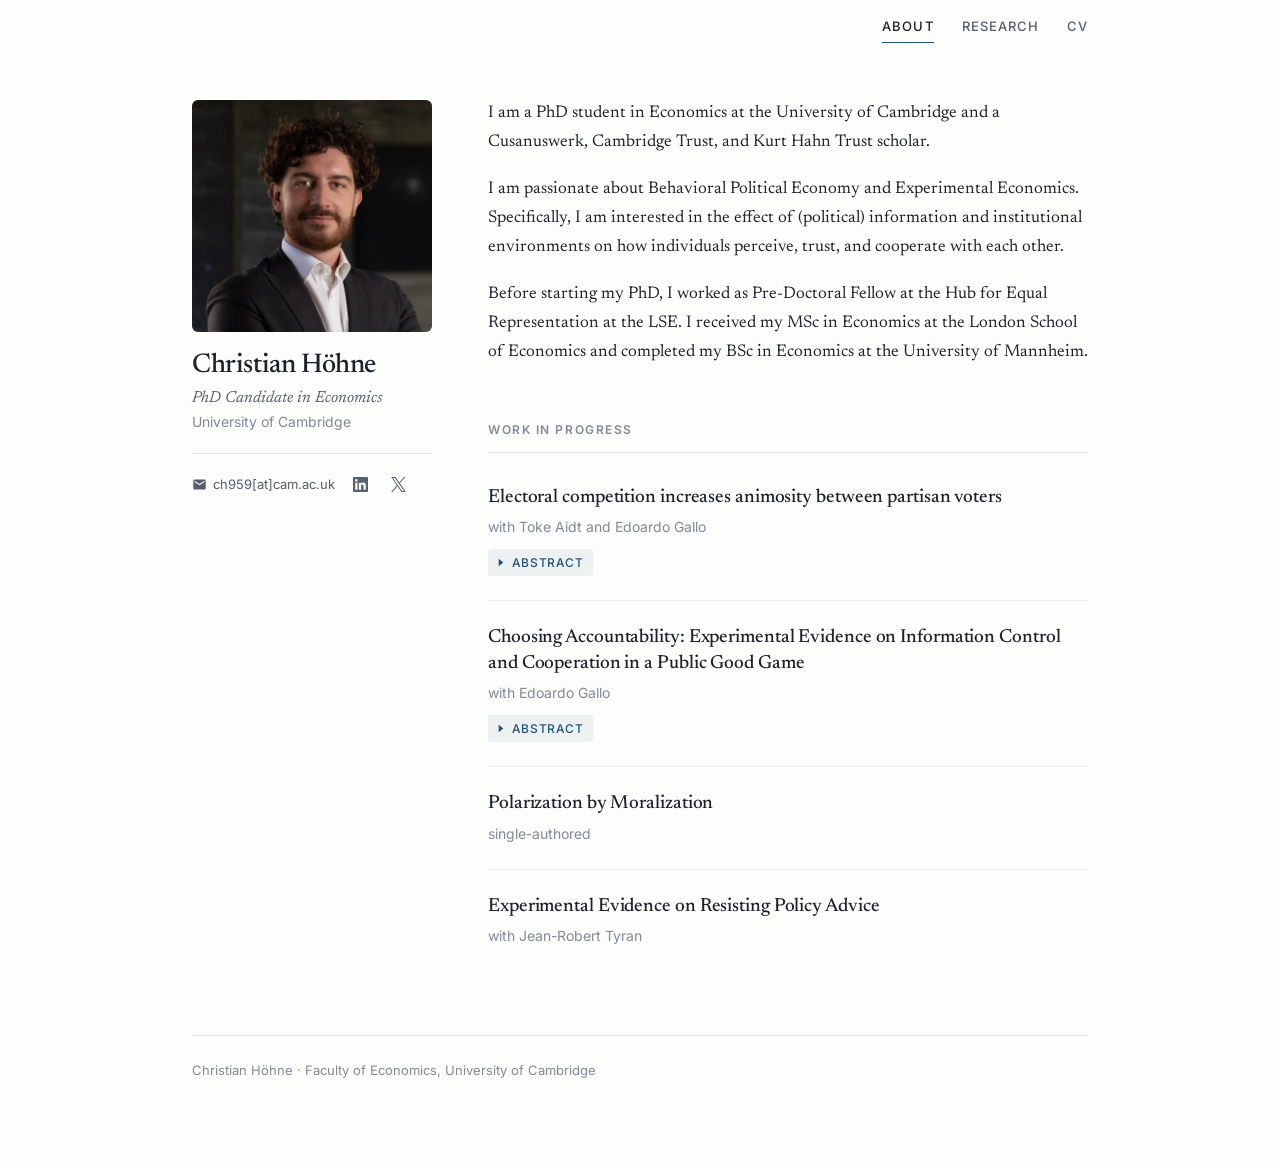
<file: index.html>
<!DOCTYPE html>
<html lang="en">

<head>
    <meta charset="UTF-8">
    <meta name="viewport" content="width=device-width, initial-scale=1.0">

    <title>Christian Höhne — PhD Candidate in Economics, University of Cambridge</title>
    <meta name="description" content="Christian Höhne is a PhD candidate in Economics at the University of Cambridge working on behavioral political economy and experimental economics: how political information and institutions shape trust, cooperation, and partisan animosity.">
    <meta name="author" content="Christian Höhne">
    <link rel="canonical" href="https://chrishoehne.github.io/">

    <!-- Open Graph / social previews -->
    <meta property="og:type" content="profile">
    <meta property="og:site_name" content="Christian Höhne">
    <meta property="og:title" content="Christian Höhne — PhD Candidate in Economics, University of Cambridge">
    <meta property="og:description" content="Behavioral political economy and experimental economics: how political information and institutions shape trust, cooperation, and partisan animosity.">
    <meta property="og:url" content="https://chrishoehne.github.io/">
    <meta property="og:image" content="https://chrishoehne.github.io/assets/images/portrait.jpg">
    <meta name="twitter:card" content="summary">
    <meta name="twitter:creator" content="@HoehneChristian">

    <link rel="shortcut icon" href="./assets/images/initials.ico" type="image/x-icon">

    <link rel="preconnect" href="https://fonts.googleapis.com">
    <link rel="preconnect" href="https://fonts.gstatic.com" crossorigin>
    <link href="https://fonts.googleapis.com/css2?family=Newsreader:ital,opsz,wght@0,6..72,400;0,6..72,500;1,6..72,400&family=Inter:wght@400;500;600&display=swap" rel="stylesheet">

    <link rel="stylesheet" href="./assets/css/site.css">
</head>

<body>
    <a class="skip-link" href="#main">Skip to content</a>

    <div class="page">

        <nav class="topnav" aria-label="Primary">
            <a href="index.html" aria-current="page">About</a>
            <a href="#research" data-spy="research">Research</a>
            <a href="cv.html">CV</a>
        </nav>

        <div class="layout">

        <aside class="profile">
            <img class="portrait" src="./assets/images/portrait.jpg" alt="Christian Höhne" width="1000" height="968">

            <div class="identity-block">
                <h1>Christian Höhne</h1>
                <p class="role">PhD Candidate in Economics</p>
                <p class="affiliation">University of Cambridge</p>
            </div>

            <div class="contact">
                <a href="mailto:ch959@cam.ac.uk">
                    <svg viewBox="0 0 24 24" aria-hidden="true"><path d="M20 4H4a2 2 0 0 0-2 2v12a2 2 0 0 0 2 2h16a2 2 0 0 0 2-2V6a2 2 0 0 0-2-2zm0 4-8 5-8-5V6l8 5 8-5v2z"/></svg>
                    <span>ch959[at]cam.ac.uk</span>
                </a>
                <a class="icon-only" href="https://www.linkedin.com/in/christian-h%C3%B6hne-8a4b85130/" aria-label="LinkedIn" rel="me noopener" target="_blank">
                    <svg viewBox="0 0 24 24" aria-hidden="true"><path d="M20.45 20.45h-3.56v-5.57c0-1.33-.03-3.04-1.85-3.04-1.85 0-2.14 1.45-2.14 2.94v5.67H9.35V9h3.41v1.56h.05c.48-.9 1.63-1.85 3.36-1.85 3.6 0 4.27 2.37 4.27 5.45v6.29zM5.34 7.43a2.06 2.06 0 1 1 0-4.13 2.06 2.06 0 0 1 0 4.13zM7.12 20.45H3.55V9h3.57v11.45zM22.22 0H1.77C.79 0 0 .77 0 1.72v20.56C0 23.23.79 24 1.77 24h20.45c.98 0 1.78-.77 1.78-1.72V1.72C24 .77 23.2 0 22.22 0z"/></svg>
                </a>
                <a class="icon-only" href="https://x.com/HoehneChristian" aria-label="X" rel="me noopener" target="_blank">
                    <svg viewBox="0 0 1200 1227" aria-hidden="true"><path d="M714.163 519.284 1160.89 0h-105.86L667.137 450.887 357.328 0H0l468.492 681.821L0 1226.37h105.866l409.625-476.152 327.181 476.152H1200L714.137 519.284h.026ZM569.165 687.828l-47.468-67.894L144.011 79.694h162.604l304.797 435.991 47.468 67.894 396.2 566.721H892.476L569.165 687.854v-.026Z"/></svg>
                </a>
            </div>
        </aside>

        <main id="main">

            <section class="bio">
                <p>
                    I am a PhD student in Economics at the University of Cambridge and a Cusanuswerk, Cambridge Trust, and Kurt Hahn Trust scholar.
                </p>

                <p>
                    I am passionate about Behavioral Political Economy and Experimental Economics. Specifically, I am interested in the effect of (political) information and institutional environments on how individuals perceive, trust, and cooperate with each other.
                </p>

                <p>
                    Before starting my PhD, I worked as Pre-Doctoral Fellow at the Hub for Equal Representation at the LSE. I received my MSc in Economics at the London School of Economics and completed my BSc in Economics at the University of Mannheim.
                </p>
            </section>

            <section id="research" aria-labelledby="wip-heading">
                <h2 class="section-label" id="wip-heading">Work in Progress</h2>

                <ol class="paper-list">

                    <li class="paper">
                        <h3 class="paper-title">Electoral competition increases animosity between partisan voters</h3>
                        <p class="paper-authors">with Toke Aidt and Edoardo Gallo</p>

                        <button class="abstract-toggle" type="button" aria-expanded="false" aria-controls="abstract-1">
                            <svg viewBox="0 0 12 12" aria-hidden="true"><path d="M4 2l5 4-5 4z"/></svg>
                            <span>Abstract</span>
                        </button>

                        <div class="abstract" id="abstract-1" hidden>
                            <p>
                                Partisan animosity in the U.S. is widely perceived as a threat to democratic stability.
                                Longitudinal evidence of partisan animosity relies on survey-based metrics that capture stated attitudes towards parties,
                                rather than actual behavior towards individuals, and show a puzzling recent plateau.
                                We investigate how electoral competition affects <i>stated</i> and <i>behavioral</i> partisan animosity during the 2024 U.S. Presidential Election by comparing battleground and safe states.
                                Across three waves of online experiments around the election, we compare behavioral animosity towards other individuals in trust and cooperation games with stated measures targeting individuals, groups, and parties.
                                Partisan animosity increases only in battleground states and only for measures targeting individuals. The effect diminishes as the social target of animosity becomes a more collective entity: it is strongest toward individuals, weaker toward groups, and negligible toward parties.
                                Our results reveal a democratic trade-off between electoral competition and animosity among voters that standard measures of partisan animosity fail to capture.
                            </p>
                        </div>
                    </li>

                    <li class="paper">
                        <h3 class="paper-title">Choosing Accountability: Experimental Evidence on Information Control and Cooperation in a Public Good Game</h3>
                        <p class="paper-authors">with Edoardo Gallo</p>

                        <button class="abstract-toggle" type="button" aria-expanded="false" aria-controls="abstract-2">
                            <svg viewBox="0 0 12 12" aria-hidden="true"><path d="M4 2l5 4-5 4z"/></svg>
                            <span>Abstract</span>
                        </button>

                        <div class="abstract" id="abstract-2" hidden>
                            <p>
                                Asymmetric power over resource allocation and information is common in various environments.
                                We study how unilateral control over information shapes cooperation when one actor can appropriate common resources.
                                We experimentally vary the transparency of actions in a repeated public good game in which one group member &mdash; the Leader &mdash; can embezzle from others' contributions.
                                In a between subject design we determine if participants' actions are transparent, opaque, or if the Leader can manipulate the information.
                                In a final treatment, we allow the Leader to endogenously choose among these informational regimes.
                                When the flow of information is determined exogenously, contributions are highest when the Leader can manipulate information even though others know that these messages may be misleading.
                                Contributions are lowest when all actions are fully transparent. The pattern reverses when informational regimes are endogenous to the Leader's selection.
                                Groups achieve the highest welfare when the Leader voluntarily commits to full transparency.
                                Our results show that transparency fosters cooperation only when it is self-imposed rather than enforced, providing experimental evidence for the behavioral foundations of voluntary accountability and informational control in organizations and politics.
                            </p>
                        </div>
                    </li>

                    <li class="paper">
                        <h3 class="paper-title">Polarization by Moralization</h3>
                        <p class="paper-authors">single-authored</p>
                    </li>

                    <li class="paper">
                        <h3 class="paper-title">Experimental Evidence on Resisting Policy Advice</h3>
                        <p class="paper-authors">with Jean-Robert Tyran</p>
                    </li>

                </ol>
            </section>

        </main>

        </div>

        <footer class="site-footer">
            <p>Christian Höhne &middot; Faculty of Economics, University of Cambridge</p>
        </footer>

    </div>

    <script src="./assets/js/site.js"></script>
</body>

</html>
</file>
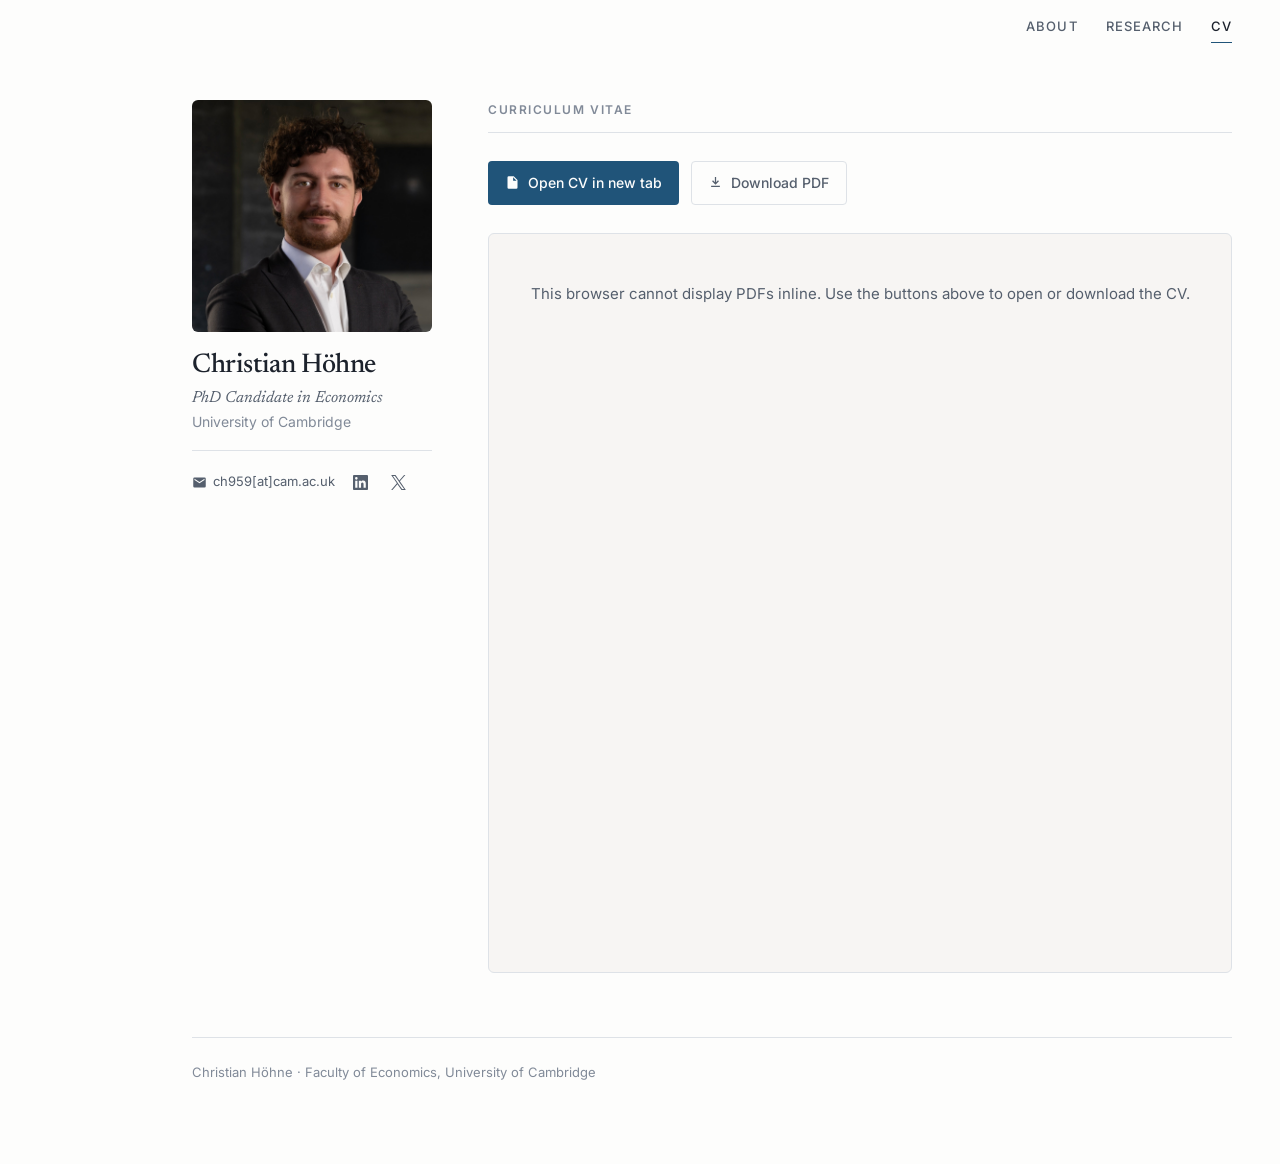
<file: cv.html>
<!DOCTYPE html>
<html lang="en">

<head>
    <meta charset="UTF-8">
    <meta name="viewport" content="width=device-width, initial-scale=1.0">

    <title>CV — Christian Höhne</title>
    <meta name="description" content="Curriculum vitae of Christian Höhne, PhD candidate in Economics at the University of Cambridge.">
    <meta name="author" content="Christian Höhne">
    <link rel="canonical" href="https://chrishoehne.github.io/cv.html">

    <meta property="og:type" content="profile">
    <meta property="og:site_name" content="Christian Höhne">
    <meta property="og:title" content="CV — Christian Höhne">
    <meta property="og:description" content="Curriculum vitae of Christian Höhne, PhD candidate in Economics at the University of Cambridge.">
    <meta property="og:url" content="https://chrishoehne.github.io/cv.html">
    <meta property="og:image" content="https://chrishoehne.github.io/assets/images/portrait.jpg">
    <meta name="twitter:card" content="summary">
    <meta name="twitter:creator" content="@HoehneChristian">

    <link rel="shortcut icon" href="./assets/images/initials.ico" type="image/x-icon">

    <link rel="preconnect" href="https://fonts.googleapis.com">
    <link rel="preconnect" href="https://fonts.gstatic.com" crossorigin>
    <link href="https://fonts.googleapis.com/css2?family=Newsreader:ital,opsz,wght@0,6..72,400;0,6..72,500;1,6..72,400&family=Inter:wght@400;500;600&display=swap" rel="stylesheet">

    <link rel="stylesheet" href="./assets/css/site.css">
</head>

<body>
    <a class="skip-link" href="#main">Skip to content</a>

    <div class="page page--wide">

        <nav class="topnav" aria-label="Primary">
            <a href="index.html">About</a>
            <a href="index.html#research">Research</a>
            <a href="cv.html" aria-current="page">CV</a>
        </nav>

        <div class="layout">

        <aside class="profile">
            <img class="portrait" src="./assets/images/portrait.jpg" alt="Christian Höhne" width="1000" height="968">

            <div class="identity-block">
                <h1>Christian Höhne</h1>
                <p class="role">PhD Candidate in Economics</p>
                <p class="affiliation">University of Cambridge</p>
            </div>

            <div class="contact">
                <a href="mailto:ch959@cam.ac.uk">
                    <svg viewBox="0 0 24 24" aria-hidden="true"><path d="M20 4H4a2 2 0 0 0-2 2v12a2 2 0 0 0 2 2h16a2 2 0 0 0 2-2V6a2 2 0 0 0-2-2zm0 4-8 5-8-5V6l8 5 8-5v2z"/></svg>
                    <span>ch959[at]cam.ac.uk</span>
                </a>
                <a class="icon-only" href="https://www.linkedin.com/in/christian-h%C3%B6hne-8a4b85130/" aria-label="LinkedIn" rel="me noopener" target="_blank">
                    <svg viewBox="0 0 24 24" aria-hidden="true"><path d="M20.45 20.45h-3.56v-5.57c0-1.33-.03-3.04-1.85-3.04-1.85 0-2.14 1.45-2.14 2.94v5.67H9.35V9h3.41v1.56h.05c.48-.9 1.63-1.85 3.36-1.85 3.6 0 4.27 2.37 4.27 5.45v6.29zM5.34 7.43a2.06 2.06 0 1 1 0-4.13 2.06 2.06 0 0 1 0 4.13zM7.12 20.45H3.55V9h3.57v11.45zM22.22 0H1.77C.79 0 0 .77 0 1.72v20.56C0 23.23.79 24 1.77 24h20.45c.98 0 1.78-.77 1.78-1.72V1.72C24 .77 23.2 0 22.22 0z"/></svg>
                </a>
                <a class="icon-only" href="https://x.com/HoehneChristian" aria-label="X" rel="me noopener" target="_blank">
                    <svg viewBox="0 0 1200 1227" aria-hidden="true"><path d="M714.163 519.284 1160.89 0h-105.86L667.137 450.887 357.328 0H0l468.492 681.821L0 1226.37h105.866l409.625-476.152 327.181 476.152H1200L714.137 519.284h.026ZM569.165 687.828l-47.468-67.894L144.011 79.694h162.604l304.797 435.991 47.468 67.894 396.2 566.721H892.476L569.165 687.854v-.026Z"/></svg>
                </a>
            </div>
        </aside>

        <main id="main">

            <h2 class="section-label">Curriculum Vitae</h2>

            <div class="cv-actions">
                <a class="btn" href="./assets/cv/Christian_Hoehne_CV.pdf" target="_blank" rel="noopener">
                    <svg viewBox="0 0 24 24" aria-hidden="true"><path d="M14 2H6a2 2 0 0 0-2 2v16a2 2 0 0 0 2 2h12a2 2 0 0 0 2-2V8l-6-6zm-1 7V3.5L18.5 9H13z"/></svg>
                    <span>Open CV in new tab</span>
                </a>
                <a class="btn btn-secondary" href="./assets/cv/Christian_Hoehne_CV.pdf" download>
                    <svg viewBox="0 0 24 24" aria-hidden="true"><path d="M12 15.5 6.5 10 8 8.5l3 3V3h2v8.5l3-3L17.5 10 12 15.5zM5 19v-2h14v2H5z"/></svg>
                    <span>Download PDF</span>
                </a>
            </div>

            <!-- Inline viewer: desktop only. Hidden below 820px, where mobile
                 browsers render an empty box instead of the document. -->
            <div class="pdf-frame">
                <object data="./assets/cv/Christian_Hoehne_CV.pdf" type="application/pdf" aria-label="Curriculum vitae">
                    <div class="pdf-fallback">
                        <p>This browser cannot display PDFs inline. Use the buttons above to open or download the CV.</p>
                    </div>
                </object>
            </div>

            <!-- Shown instead of the viewer on phones and small tablets. -->
            <div class="pdf-note">
                <p>The CV is a PDF. Use the buttons above to open it in your device's document viewer or save a copy.</p>
            </div>

        </main>

        </div>

        <footer class="site-footer">
            <p>Christian Höhne &middot; Faculty of Economics, University of Cambridge</p>
        </footer>

    </div>

    <script src="./assets/js/site.js"></script>
</body>

</html>
</file>
<file: assets/css/site.css>
/*-----------------------------------*\
  Christian Höhne — personal site
  Light academic stylesheet
\*-----------------------------------*/

:root {
  /* surfaces */
  --paper:      hsl(40, 33%, 99%);
  --paper-sunk: hsl(40, 20%, 96%);
  --rule:       hsl(215, 16%, 89%);
  --rule-soft:  hsl(215, 16%, 93%);

  /* ink */
  --ink:        hsl(215, 22%, 14%);
  --ink-2:      hsl(215, 12%, 38%);
  --ink-3:      hsl(215, 10%, 55%);

  /* accent */
  --accent:     hsl(205, 58%, 30%);
  --accent-lit: hsl(205, 58%, 24%);
  --accent-wash:hsl(205, 58%, 30%, 0.07);

  /* type */
  --serif: 'Newsreader', Georgia, 'Times New Roman', serif;
  --sans:  'Inter', -apple-system, BlinkMacSystemFont, 'Segoe UI', sans-serif;

  /* metrics */
  --measure: 68ch;
  --gutter: clamp(1.25rem, 5vw, 3rem);
  --nav-h: 3.75rem;
  --layout-pad: 2.5rem;
}

/*--- reset ---*/
*, *::before, *::after { box-sizing: border-box; margin: 0; padding: 0; }

html {
  font-family: var(--sans);
  -webkit-text-size-adjust: 100%;
  scroll-behavior: smooth;
}

body {
  background: var(--paper);
  color: var(--ink);
  font-size: 17px;
  line-height: 1.65;
  -webkit-font-smoothing: antialiased;
  text-rendering: optimizeLegibility;
}

img { max-width: 100%; display: block; }
ul, ol { list-style: none; }

a {
  color: var(--accent);
  text-decoration-thickness: 1px;
  text-underline-offset: 2px;
}
a:hover { color: var(--accent-lit); }

:focus-visible {
  outline: 2px solid var(--accent);
  outline-offset: 3px;
  border-radius: 2px;
}

::selection { background: var(--accent-wash); }

.skip-link {
  position: absolute;
  left: -9999px;
  top: 0;
  background: var(--ink);
  color: var(--paper);
  padding: 0.6rem 1rem;
  z-index: 10;
}
.skip-link:focus { left: 0; }

/*--- shell ---*/
.page {
  max-width: 62rem;
  margin-inline: auto;
  padding: 0 var(--gutter) 5rem;
}

/*--- top navigation: pinned, so it is reachable at any scroll depth ---*/
.topnav {
  position: sticky;
  top: 0;
  z-index: 10;
  display: flex;
  justify-content: flex-end;
  align-items: center;
  gap: 1.75rem;
  height: var(--nav-h);
  background: hsl(40, 33%, 99%, 0.94);
  backdrop-filter: saturate(180%) blur(10px);
  -webkit-backdrop-filter: saturate(180%) blur(10px);
  border-bottom: 1px solid transparent;
  transition: border-color 0.2s ease;
}

.topnav.is-stuck { border-bottom-color: var(--rule); }

.topnav a {
  font-family: var(--sans);
  font-size: 0.8125rem;
  font-weight: 500;
  letter-spacing: 0.08em;
  text-transform: uppercase;
  color: var(--ink-2);
  text-decoration: none;
  padding-bottom: 0.3rem;
  border-bottom: 1.5px solid transparent;
  transition: color 0.15s ease, border-color 0.15s ease;
}

.topnav a:hover { color: var(--ink); }

.topnav a[aria-current="page"],
.topnav a.is-active {
  color: var(--ink);
  border-bottom-color: var(--accent);
}

/*--- two-column layout ---*/
.layout {
  display: grid;
  grid-template-columns: 15rem 1fr;
  gap: clamp(2rem, 5vw, 3.5rem);
  align-items: start;
  padding-top: var(--layout-pad);
}

/*--- profile column: portrait, then identity beneath it ---*/
.profile {
  position: sticky;
  top: calc(var(--nav-h) + var(--layout-pad));

  /* Flex column, not block: it stops the affiliation's bottom margin from
     collapsing into the contact row's top margin, which would silently
     swallow any alignment offset smaller than that margin. */
  display: flex;
  flex-direction: column;
  align-items: stretch;
}

.portrait {
  width: 100%;
  height: auto;          /* required: the width/height attributes would
                            otherwise pin the box and defeat aspect-ratio */
  display: block;
  border-radius: 6px;
  margin-bottom: 1.1rem;
  background: var(--paper-sunk);
}

.profile h1 {
  font-family: var(--serif);
  font-size: 1.6875rem;
  font-weight: 500;
  letter-spacing: -0.015em;
  line-height: 1.15;
  margin-bottom: 0.4rem;
}

.profile .role {
  font-family: var(--serif);
  font-size: 1rem;
  font-style: italic;
  color: var(--ink-2);
  line-height: 1.4;
}

.profile .affiliation {
  font-size: 0.875rem;
  color: var(--ink-3);
  margin-bottom: 1.1rem;
}

/*--- contact row ---*/
.contact {
  display: flex;
  flex-wrap: wrap;
  align-items: center;
  gap: 0.75rem;
  padding-top: 1.1rem;
  border-top: 1px solid var(--rule);
}

.contact a {
  display: inline-flex;
  align-items: center;
  gap: 0.4rem;
  font-size: 0.8125rem;
  color: var(--ink-2);
  text-decoration: none;
  transition: color 0.15s ease;
}

.contact a:hover { color: var(--accent); }

.contact svg {
  width: 15px;
  height: 15px;
  fill: currentColor;
  flex-shrink: 0;
}

/* WCAG 2.5.8 asks for a 24x24 minimum target regardless of input device;
   the icons themselves stay 15px. Phones widen this further, below. */
.contact .icon-only {
  gap: 0;
  min-width: 26px;
  min-height: 26px;
  justify-content: center;
}

.contact a { min-height: 26px; }

/*--- prose ---*/
.bio {
  padding: 0 0 0.5rem;
  max-width: var(--measure);
}

.bio p {
  font-family: var(--serif);
  font-size: 1.0625rem;
  line-height: 1.7;
  color: var(--ink);
  margin-bottom: 1.15rem;
}

.bio p:last-child { margin-bottom: 0; }

/*--- section labels ---*/
.section-label {
  font-family: var(--sans);
  font-size: 0.75rem;
  font-weight: 600;
  letter-spacing: 0.13em;
  text-transform: uppercase;
  color: var(--ink-3);
  padding-bottom: 0.75rem;
  margin-top: 2.75rem;
  border-bottom: 1px solid var(--rule);
  scroll-margin-top: calc(var(--nav-h) + 1rem);   /* clear the pinned nav */
}

#research { scroll-margin-top: calc(var(--nav-h) + 1rem); }

/*--- papers ---*/
.paper-list { margin-top: 0.5rem; }

.paper {
  padding: 1.5rem 0;
  border-bottom: 1px solid var(--rule-soft);
}

.paper:last-child { border-bottom: none; }

.paper-title {
  font-family: var(--serif);
  font-size: 1.1875rem;
  font-weight: 500;
  line-height: 1.35;
  letter-spacing: -0.005em;
  margin-bottom: 0.3rem;
  max-width: var(--measure);
}

.paper-authors {
  font-size: 0.875rem;
  color: var(--ink-3);
}

/*--- abstract disclosure ---*/
.abstract-toggle {
  display: inline-flex;
  align-items: center;
  gap: 0.35rem;
  margin-top: 0.7rem;
  padding: 0.35rem 0.6rem 0.35rem 0.45rem;
  font-family: var(--sans);
  font-size: 0.75rem;
  font-weight: 500;
  letter-spacing: 0.05em;
  text-transform: uppercase;
  color: var(--accent);
  background: var(--accent-wash);
  border: none;
  border-radius: 3px;
  cursor: pointer;
  transition: background 0.15s ease;
}

.abstract-toggle:hover { background: hsl(205, 58%, 30%, 0.13); }

.abstract-toggle svg {
  width: 11px;
  height: 11px;
  fill: currentColor;
  transition: transform 0.2s ease;
}

.abstract-toggle[aria-expanded="true"] svg { transform: rotate(90deg); }

.abstract {
  max-width: var(--measure);
  margin-top: 0.9rem;
  padding-left: 1rem;
  border-left: 2px solid var(--rule);
  animation: unfold 0.25s ease-out;
}

.abstract p {
  font-family: var(--serif);
  font-size: 0.9688rem;
  line-height: 1.7;
  color: var(--ink-2);
}

@keyframes unfold {
  from { opacity: 0; transform: translateY(-4px); }
  to   { opacity: 1; transform: translateY(0); }
}

/*--- CV page ---*/
.cv-actions {
  display: flex;
  flex-wrap: wrap;
  gap: 0.75rem;
  margin-top: 1.75rem;
}

.btn {
  display: inline-flex;
  align-items: center;
  gap: 0.5rem;
  padding: 0.6rem 1.05rem;
  font-size: 0.875rem;
  font-weight: 500;
  color: var(--paper);
  background: var(--accent);
  border-radius: 4px;
  text-decoration: none;
  transition: background 0.15s ease;
}

.btn:hover { background: var(--accent-lit); color: var(--paper); }

.btn svg { width: 15px; height: 15px; fill: currentColor; }

.btn-secondary {
  color: var(--ink-2);
  background: transparent;
  border: 1px solid var(--rule);
}

.btn-secondary:hover {
  color: var(--ink);
  background: var(--paper-sunk);
}

/* desktop inline viewer */
.pdf-frame {
  margin-top: 1.75rem;
  border: 1px solid var(--rule);
  border-radius: 6px;
  overflow: hidden;
  background: var(--paper-sunk);
}

.pdf-frame object,
.pdf-frame iframe {
  display: block;
  width: 100%;
  height: 82vh;
  min-height: 620px;
  border: none;
}

.pdf-frame .pdf-fallback {
  padding: 3rem 1.5rem;
  text-align: center;
  color: var(--ink-2);
  font-size: 0.9375rem;
}

/* small-screen replacement: shown only where inline PDF cannot render */
.pdf-note {
  display: none;
  margin-top: 1.75rem;
  padding: 1.5rem;
  border: 1px solid var(--rule);
  border-radius: 6px;
  background: var(--paper-sunk);
  font-size: 0.9375rem;
  color: var(--ink-2);
}

.pdf-note p { margin-bottom: 1rem; }

@media (max-width: 820px) {
  .pdf-frame { display: none; }
  .pdf-note  { display: block; }
}

/*--- footer ---*/
.site-footer {
  margin-top: 4rem;
  padding-top: 1.5rem;
  border-top: 1px solid var(--rule);
  font-size: 0.8125rem;
  color: var(--ink-3);
}

/*--- narrow screens ---*/

/* Below the two-column threshold the profile stops being a column and
   becomes a compact header, so the reader is not scrolling past a
   full-width portrait to reach the text. */
@media (max-width: 760px) {
  .layout {
    grid-template-columns: 1fr;
    gap: 2rem;
    padding-top: 1.75rem;
  }

  .profile {
    position: static;
    display: grid;
    grid-template-columns: 132px 1fr;
    gap: 1.25rem;
    align-items: start;
  }

  .portrait { margin-bottom: 0; }

  .contact {
    grid-column: 1 / -1;
    padding-top: 1.1rem;
  }
}

@media (max-width: 560px) {
  body { font-size: 16px; }

  .profile {
    grid-template-columns: 110px 1fr;
    gap: 1rem;
  }

  .profile h1 { font-size: 1.5rem; }
  .topnav { gap: 1.25rem; }
}

@media (prefers-reduced-motion: reduce) {
  *, *::before, *::after {
    animation-duration: 0.01ms !important;
    transition-duration: 0.01ms !important;
    scroll-behavior: auto !important;
  }
}

/* While the Research section is on screen its nav item takes the underline. */
.topnav a[aria-current="page"].is-muted {
  color: var(--ink-2);
  border-bottom-color: transparent;
}

/**
 * The CV page carries a wider page box: it keeps the same two-column split as
 * About, but an A4 document needs more room than prose does.
 *
 * The extra width is spent entirely on the right. Pinning the left margin to
 * where the narrower About box starts — rather than letting the wider box
 * re-centre — keeps the portrait in an identical position on both pages at
 * every viewport width, while margin-right:0 lets the document column claim
 * whatever is left over.
 */
.page.page--wide {
  max-width: 74rem;
  margin-left: max(0px, calc(50% - 31rem));
  margin-right: 0;
}

/* The CV page leads with a section label; it needs no leading air. */
main > .section-label:first-child { margin-top: 0; }

/*-----------------------------------*\
  #TOUCH TARGETS
\*-----------------------------------*/

/**
 * On phones the icon-only contact links were 15x15 CSS px and the abstract
 * toggle 23px tall. WCAG 2.5.8 asks for 24x24 as a floor; platform guidance
 * is 44x44. The icons are given real boxes (spacing is widened so the
 * enlarged targets cannot overlap each other), while the nav links keep
 * their compact look and gain an invisible centred hit area instead.
 */
@media (max-width: 760px) {
  .contact {
    gap: 0.5rem;
    align-items: center;
  }

  .contact a:not(.icon-only) { min-height: 44px; }

  .contact .icon-only {
    width: 44px;
    height: 44px;
    justify-content: center;
  }

  .contact svg {
    width: 18px;
    height: 18px;
  }

  .abstract-toggle {
    min-height: 40px;
    padding: 0.5rem 0.9rem 0.5rem 0.75rem;
  }

  .topnav a { position: relative; }

  .topnav a::after {
    content: "";
    position: absolute;
    top: 50%;
    left: 50%;
    transform: translate(-50%, -50%);
    width: max(100%, 44px);
    height: 44px;
  }
}

.pdf-note p:last-child { margin-bottom: 0; }
</file>
